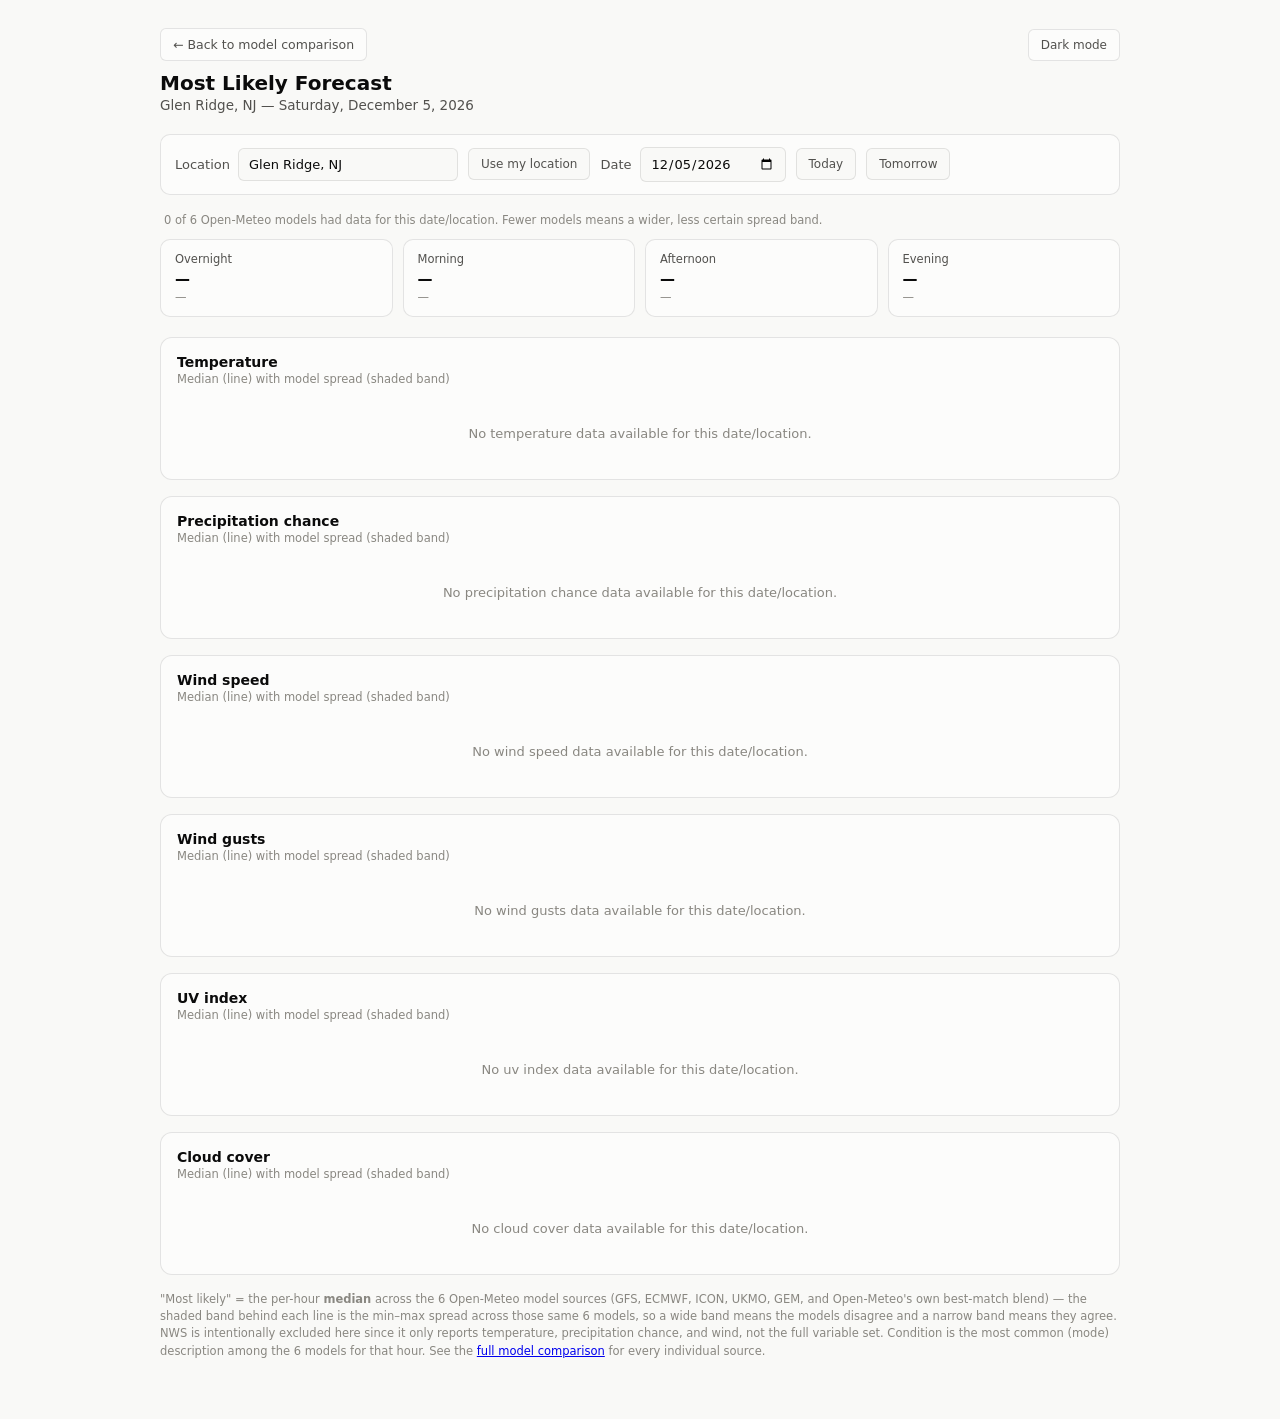
<file: index.html>
<!doctype html>
<html lang="en">
<head>
<meta charset="utf-8">
<meta name="viewport" content="width=device-width, initial-scale=1">
<title>Most Likely Forecast</title>
<link rel="icon" href="favicon.svg" type="image/svg+xml">
<link rel="icon" href="favicon.ico" sizes="any">
<link rel="apple-touch-icon" href="apple-touch-icon.png">
<link rel="stylesheet" href="style.css">
</head>
<body>
<div class="viz-root" id="vizRoot">
  <div class="top-links">
    <a class="link-btn" id="backLink" href="models.html">← Back to model comparison</a>
    <button class="theme-toggle" id="themeToggle">Dark mode</button>
  </div>
  <h1>Most Likely Forecast</h1>
  <p class="subtitle" id="subtitle">Loading…</p>

  <div class="controls">
    <div class="location-wrap">
      <label>Location <input type="text" id="locationInput" placeholder="Search city…" autocomplete="off"></label>
      <div class="location-results" id="locationResults"></div>
    </div>
    <button class="quick-btn" id="useMyLocationBtn">Use my location</button>
    <label>Date <input type="date" id="dateInput"></label>
    <button class="quick-btn" id="todayBtn">Today</button>
    <button class="quick-btn" id="tomorrowBtn">Tomorrow</button>
    <span class="status-msg" id="statusMsg"></span>
  </div>

  <p class="legend-note" id="agreementNote"></p>

  <div class="period-grid" id="periodGrid"></div>

  <div id="chartsContainer"></div>

  <p class="foot-note">
    "Most likely" = the per-hour <strong>median</strong> across the 6 Open-Meteo model sources (GFS, ECMWF, ICON,
    UKMO, GEM, and Open-Meteo's own best-match blend) — the shaded band behind each line is the min–max spread
    across those same 6 models, so a wide band means the models disagree and a narrow band means they agree. NWS
    is intentionally excluded here since it only reports temperature, precipitation chance, and wind, not the full
    variable set. Condition is the most common (mode) description among the 6 models for that hour. See the
    <a id="compareLink" href="models.html">full model comparison</a> for every individual source.
  </p>

  <div class="tooltip" id="tooltip"></div>
</div>

<script src="weather-core.js"></script>
<script>
var WC = WeatherCore;
var root = document.getElementById('vizRoot');
function seqColor(step) { return getComputedStyle(root).getPropertyValue('--seq-' + step).trim(); }

var state = { lat: null, lon: null, name: null, date: null };
var CONSENSUS = null;

// ---------- build chart cards ----------
var chartsContainer = document.getElementById('chartsContainer');
WC.FIELDS.forEach(function (f) {
  var card = document.createElement('div');
  card.className = 'card';
  card.innerHTML =
    '<h2>' + f.label + '</h2>' +
    '<p class="card-sub" id="sub-' + f.key + '">Median (line) with model spread (shaded band)</p>' +
    '<svg id="chart-' + f.key + '" viewBox="0 0 920 260" preserveAspectRatio="xMidYMid meet"></svg>';
  chartsContainer.appendChild(card);
});

var NS = 'http://www.w3.org/2000/svg';
function el(tag, attrs) {
  var e = document.createElementNS(NS, tag);
  for (var k in attrs) e.setAttribute(k, attrs[k]);
  return e;
}
function niceMax(v, step) { return Math.ceil(v / step) * step; }
function niceMin(v, step) { return Math.floor(v / step) * step; }

function buildBandChart(svgEl, series, field) {
  svgEl.innerHTML = '';
  var known = series.median.filter(function (v) { return v !== null; });
  if (!known.length) return null;

  var W = Math.max(280, Math.round(svgEl.getBoundingClientRect().width)) || 920;
  var H = Math.max(160, Math.min(300, Math.round(W * 260 / 920)));
  var M = { top: 10, right: 14, bottom: 26, left: 38 };
  var plotW = W - M.left - M.right;
  var plotH = H - M.top - M.bottom;

  var allVals = series.median.concat(series.min, series.max).filter(function (v) { return v !== null; });
  var yMin = field.yMin !== undefined ? field.yMin : niceMin(Math.min.apply(null, allVals), field.step);
  var yMax = field.yMax !== undefined ? field.yMax : niceMax(Math.max.apply(null, allVals), field.step);
  if (yMax - yMin < field.step * 2) yMax = yMin + field.step * 4;

  var xScale = function (i) { return M.left + (i / (WC.HOURS.length - 1)) * plotW; };
  var yScale = function (v) { return M.top + plotH - ((v - yMin) / (yMax - yMin)) * plotH; };

  svgEl.setAttribute('viewBox', '0 0 ' + W + ' ' + H);

  var ticks = [];
  for (var t = yMin; t <= yMax + 0.001; t += field.step) ticks.push(t);
  ticks.forEach(function (t) {
    var y = yScale(t);
    svgEl.appendChild(el('line', { class: 'gridline', x1: M.left, x2: W - M.right, y1: y, y2: y }));
    var lbl = el('text', { class: 'axis-label', x: M.left - 8, y: y + 3, 'text-anchor': 'end' });
    lbl.textContent = Math.round(t) + (field.unit === '%' ? '%' : field.unit === '°F' ? '°' : '');
    svgEl.appendChild(lbl);
  });
  WC.HOURS.forEach(function (h, i) {
    if (i % 3 !== 0) return;
    var lbl = el('text', { class: 'axis-label', x: xScale(i), y: H - M.bottom + 16, 'text-anchor': 'middle' });
    lbl.textContent = h;
    svgEl.appendChild(lbl);
  });
  svgEl.appendChild(el('line', { class: 'axis-line', x1: M.left, x2: W - M.right, y1: H - M.bottom, y2: H - M.bottom }));

  // band (min..max) as a filled area, drawn as top edge forward + bottom edge backward
  var top = '', bottom = '';
  var any = false;
  series.max.forEach(function (v, i) {
    if (v === null) return;
    top += (any ? 'L' : 'M') + xScale(i).toFixed(1) + ',' + yScale(v).toFixed(1) + ' ';
    any = true;
  });
  var bottomPts = [];
  series.min.forEach(function (v, i) { if (v !== null) bottomPts.push([xScale(i), yScale(v)]); });
  bottomPts.reverse().forEach(function (p) { bottom += 'L' + p[0].toFixed(1) + ',' + p[1].toFixed(1) + ' '; });
  if (any) {
    svgEl.appendChild(el('path', { class: 'band-fill', d: (top + bottom + 'Z').trim(), fill: seqColor(300) }));
  }

  // median line
  var d = '', drawing = false;
  series.median.forEach(function (v, i) {
    if (v === null) { drawing = false; return; }
    var x = xScale(i), y = yScale(v);
    d += (drawing ? 'L' : 'M') + x.toFixed(1) + ',' + y.toFixed(1) + ' ';
    drawing = true;
  });
  svgEl.appendChild(el('path', { class: 'series-line', d: d.trim(), stroke: seqColor(500) }));
  for (var i = series.median.length - 1; i >= 0; i--) {
    if (series.median[i] !== null) {
      svgEl.appendChild(el('circle', { class: 'end-dot', cx: xScale(i), cy: yScale(series.median[i]), r: 4, fill: seqColor(500) }));
      break;
    }
  }

  return { xScale: xScale, yScale: yScale, M: M, plotW: plotW, plotH: plotH, W: W, H: H };
}

var tooltip = document.getElementById('tooltip');
var activeHide = null;
document.addEventListener('pointerdown', function (e) {
  if (activeHide && !e.target.closest('.hit-layer')) { activeHide(); activeHide = null; }
}, true);
function attachHover(svgEl, geom, field) {
  if (!geom) return;
  var hit = el('rect', { class: 'hit-layer', x: geom.M.left, y: geom.M.top, width: geom.plotW, height: geom.plotH });
  svgEl.appendChild(hit);
  var cross = el('line', { class: 'crosshair', x1: 0, x2: 0, y1: geom.M.top, y2: geom.H - geom.M.bottom, visibility: 'hidden' });
  svgEl.appendChild(cross);

  function onMove(evt) {
    var rect = svgEl.getBoundingClientRect();
    var scaleX = geom.W / rect.width;
    var localX = (evt.clientX - rect.left) * scaleX;
    var idx = Math.round(((localX - geom.M.left) / geom.plotW) * (WC.HOURS.length - 1));
    idx = Math.max(0, Math.min(WC.HOURS.length - 1, idx));
    cross.setAttribute('x1', geom.xScale(idx)); cross.setAttribute('x2', geom.xScale(idx));
    cross.setAttribute('visibility', 'visible');

    var med = CONSENSUS[field.key].median[idx];
    var mn = CONSENSUS[field.key].min[idx];
    var mx = CONSENSUS[field.key].max[idx];
    tooltip.innerHTML = '';
    var hourEl = document.createElement('div'); hourEl.className = 't-hour'; hourEl.textContent = WC.HOURS[idx];
    tooltip.appendChild(hourEl);
    var row = document.createElement('div'); row.className = 'tooltip-row';
    var key = document.createElement('span'); key.className = 'tooltip-key'; key.style.background = seqColor(500);
    var name = document.createElement('span'); name.className = 'tooltip-name'; name.textContent = 'Median';
    var val = document.createElement('span'); val.className = 'tooltip-val';
    val.textContent = (med === null ? '—' : med) + (field.unit || '') + (mn !== null && mx !== null ? '  (range ' + mn + '–' + mx + ')' : '');
    row.append(key, name, val);
    tooltip.appendChild(row);
    if (field.key === 'temp' && CONSENSUS.cond[idx]) {
      var row2 = document.createElement('div'); row2.className = 'tooltip-row';
      var name2 = document.createElement('span'); name2.className = 'tooltip-name'; name2.textContent = 'Most common condition';
      var val2 = document.createElement('span'); val2.className = 'tooltip-val'; val2.textContent = CONSENSUS.cond[idx];
      row2.append(document.createElement('span'), name2, val2);
      tooltip.appendChild(row2);
    }

    tooltip.classList.add('show');
    positionTooltip(evt);
    activeHide = onLeave;
  }
  function onLeave() { cross.setAttribute('visibility', 'hidden'); tooltip.classList.remove('show'); }
  hit.addEventListener('pointermove', onMove);
  hit.addEventListener('pointerdown', onMove);
  hit.addEventListener('pointerleave', onLeave);
}

function positionTooltip(evt) {
  var rootRect = root.getBoundingClientRect();
  var left = evt.clientX - rootRect.left + 16;
  var top = evt.clientY - rootRect.top - 10;
  var maxLeft = rootRect.width - tooltip.offsetWidth - 8;
  tooltip.style.left = Math.max(4, Math.min(left, maxLeft)) + 'px';
  tooltip.style.top = Math.max(4, top) + 'px';
}

// ---------- period summary tiles (night / morning / afternoon / evening) ----------
var PERIODS = [
  { name: 'Overnight', range: [0, 5] },
  { name: 'Morning', range: [6, 11] },
  { name: 'Afternoon', range: [12, 17] },
  { name: 'Evening', range: [18, 23] }
];
function buildPeriodTiles() {
  var grid = document.getElementById('periodGrid');
  grid.innerHTML = '';
  PERIODS.forEach(function (p) {
    var idxs = [];
    for (var i = p.range[0]; i <= p.range[1]; i++) idxs.push(i);
    var temps = idxs.map(function (i) { return CONSENSUS.temp.median[i]; }).filter(function (v) { return v !== null; });
    var conds = idxs.map(function (i) { return CONSENSUS.cond[i]; }).filter(Boolean);
    var precips = idxs.map(function (i) { return CONSENSUS.precip.median[i]; }).filter(function (v) { return v !== null; });

    var tile = document.createElement('div'); tile.className = 'period-tile';
    var nameEl = document.createElement('div'); nameEl.className = 'period-name'; nameEl.textContent = p.name;
    var condEl = document.createElement('div'); condEl.className = 'period-cond';
    condEl.textContent = conds.length ? WC.mode(conds) : '—';
    var detailEl = document.createElement('div'); detailEl.className = 'period-detail';
    var lo = temps.length ? Math.min.apply(null, temps) : null;
    var hi = temps.length ? Math.max.apply(null, temps) : null;
    var maxPrecip = precips.length ? Math.max.apply(null, precips) : null;
    detailEl.textContent = (lo !== null ? lo + '–' + hi + '°F' : '—') + (maxPrecip !== null ? ' · up to ' + Math.round(maxPrecip) + '% rain' : '');
    tile.append(nameEl, condEl, detailEl);
    grid.appendChild(tile);
  });
}

function renderAll() {
  var availCount = WC.CONSENSUS_KEYS.filter(function (k) { return WC.hasAny(DATA_CACHE[k].temp); }).length;
  document.getElementById('subtitle').textContent = state.name + ' — ' + WC.friendlyDate(state.date);
  document.getElementById('agreementNote').textContent =
    availCount + ' of 6 Open-Meteo models had data for this date/location.' +
    (availCount < 6 ? ' Fewer models means a wider, less certain spread band.' : '');

  buildPeriodTiles();

  WC.FIELDS.forEach(function (f) {
    var svgEl = document.getElementById('chart-' + f.key);
    var parent = svgEl.parentElement;
    var existing = parent.querySelector('[data-no-data-msg]'); if (existing) existing.remove();
    svgEl.style.display = '';
    var geom = buildBandChart(svgEl, CONSENSUS[f.key], f);
    if (!geom) {
      svgEl.style.display = 'none';
      var div = document.createElement('div'); div.className = 'no-data-msg';
      div.textContent = 'No ' + f.label.toLowerCase() + ' data available for this date/location.';
      div.dataset.noDataMsg = 'true';
      parent.appendChild(div);
    } else {
      attachHover(svgEl, geom, f);
    }
  });
}

var DATA_CACHE = {};
var loadSeq = 0;
async function loadAndRender() {
  var mySeq = ++loadSeq;
  document.getElementById('subtitle').textContent = 'Loading forecast for ' + state.name + '…';
  try {
    var data = await WC.loadData(state.lat, state.lon, state.date);
    if (mySeq !== loadSeq) return;
    DATA_CACHE = data;
    CONSENSUS = WC.computeConsensus(data);
    renderAll();
  } catch (e) {
    if (mySeq !== loadSeq) return;
    console.error(e);
    document.getElementById('subtitle').textContent = 'Failed to load forecast data.';
  }
}

// ---------- theme (shared with index.html via localStorage) ----------
var themeBtn = document.getElementById('themeToggle');
themeBtn.addEventListener('click', function () {
  var current = document.documentElement.getAttribute('data-theme');
  var next = current === 'dark' ? 'light' : 'dark';
  document.documentElement.setAttribute('data-theme', next);
  try { localStorage.setItem('wx:theme', next); } catch (e) {}
  themeBtn.textContent = next === 'dark' ? 'Light mode' : 'Dark mode';
  if (CONSENSUS) renderAll();
});
(function initTheme() {
  var saved = null;
  try { saved = localStorage.getItem('wx:theme'); } catch (e) {}
  if (saved) {
    document.documentElement.setAttribute('data-theme', saved);
    themeBtn.textContent = saved === 'dark' ? 'Light mode' : 'Dark mode';
  }
})();

// ---------- location + date controls (shared with models.html) ----------
var backLink = document.getElementById('backLink');
var compareLink = document.getElementById('compareLink');
WC.initLocationDateControls({
  locationInput: document.getElementById('locationInput'),
  locationResults: document.getElementById('locationResults'),
  useMyLocationBtn: document.getElementById('useMyLocationBtn'),
  dateInput: document.getElementById('dateInput'),
  todayBtn: document.getElementById('todayBtn'),
  tomorrowBtn: document.getElementById('tomorrowBtn'),
  statusMsg: document.getElementById('statusMsg'),
  defaultDate: WC.toDateStr(new Date()),
  onChange: function (s) {
    state.lat = s.lat; state.lon = s.lon; state.name = s.name; state.date = s.date;
    var backUrl = 'models.html?lat=' + s.lat.toFixed(4) + '&lon=' + s.lon.toFixed(4) +
      '&name=' + encodeURIComponent(s.name) + '&date=' + s.date;
    backLink.href = backUrl;
    compareLink.href = backUrl;
    loadAndRender();
  }
});

// ---------- keep charts sized to their actual container width (resize/rotation) ----------
var resizeTimer = null;
window.addEventListener('resize', function () {
  clearTimeout(resizeTimer);
  resizeTimer = setTimeout(function () { if (CONSENSUS) renderAll(); }, 150);
});
</script>
</body>
</html>
</file>
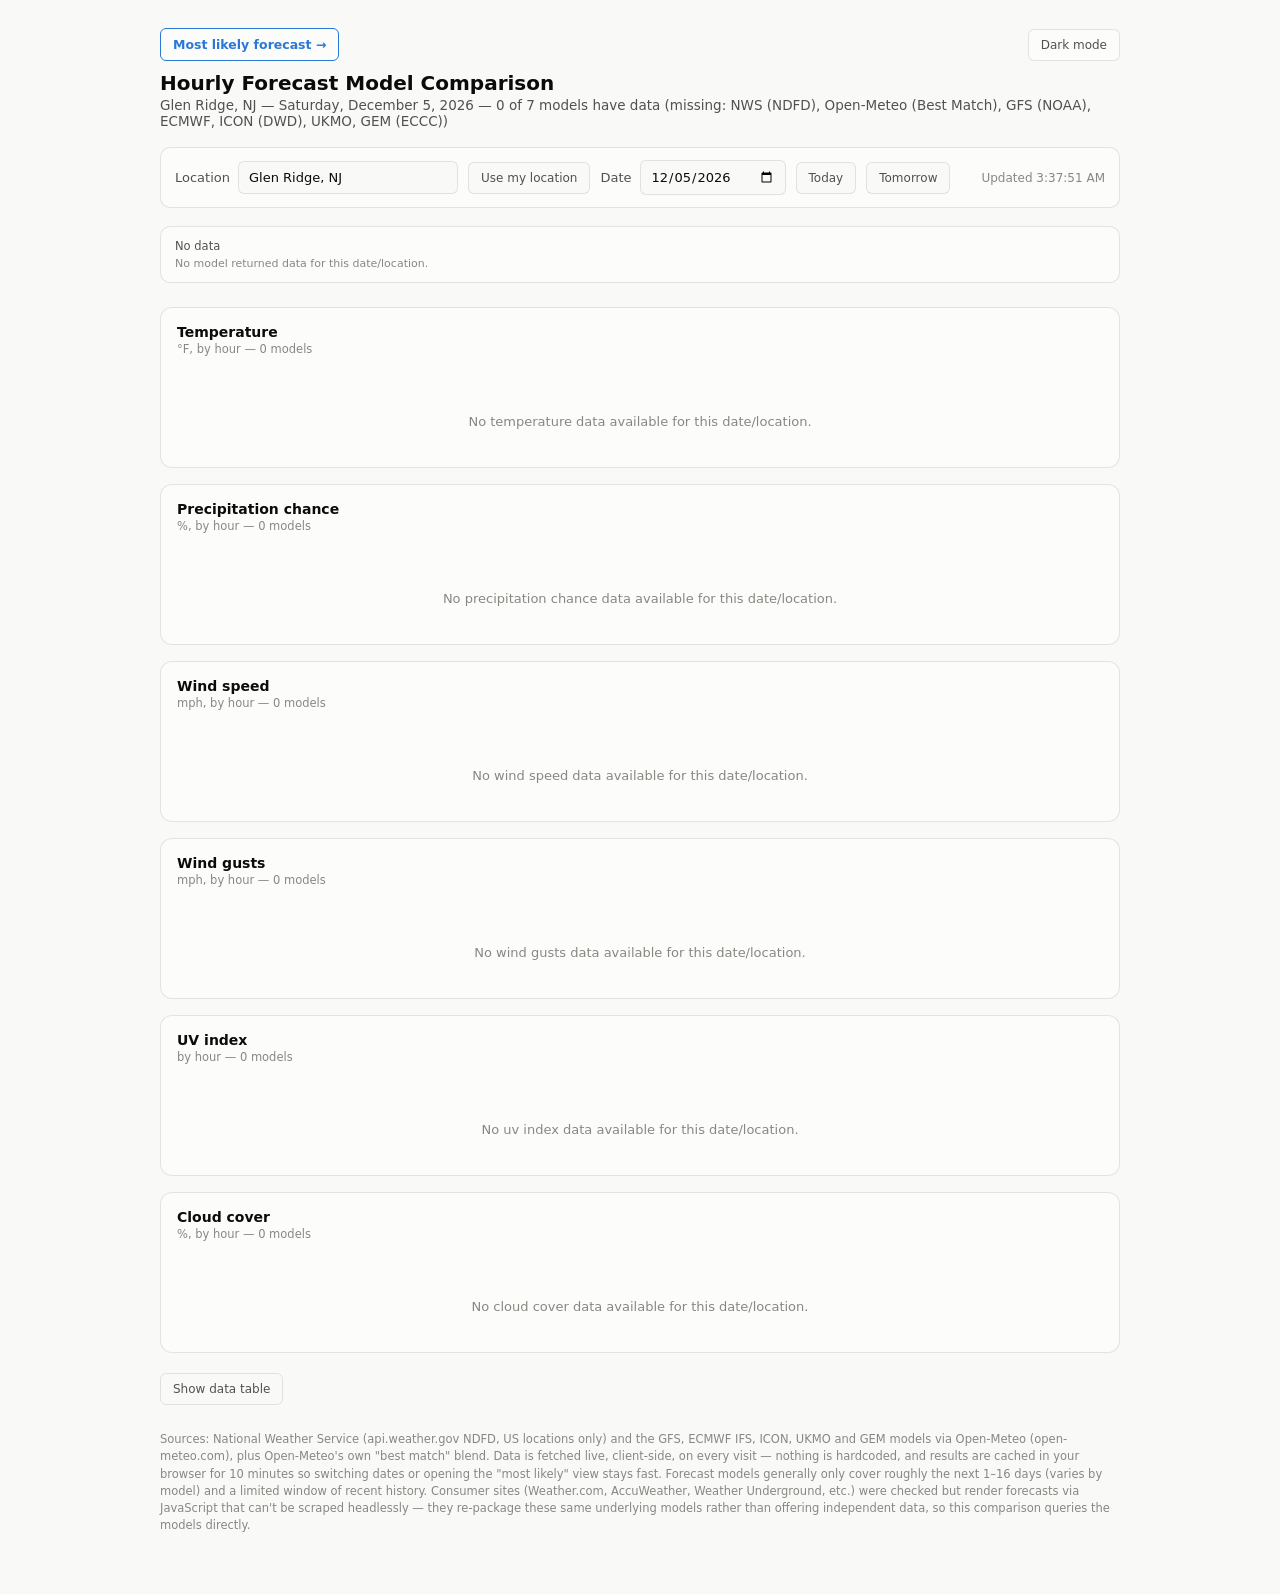
<file: models.html>
<!doctype html>
<html lang="en">
<head>
<meta charset="utf-8">
<meta name="viewport" content="width=device-width, initial-scale=1">
<title>Weather Model Comparison</title>
<link rel="icon" href="favicon.svg" type="image/svg+xml">
<link rel="icon" href="favicon.ico" sizes="any">
<link rel="apple-touch-icon" href="apple-touch-icon.png">
<link rel="stylesheet" href="style.css">
</head>
<body>
<div class="viz-root" id="vizRoot">
  <div class="top-links">
    <a class="link-btn primary" id="mostLikelyLink" href="index.html">Most likely forecast →</a>
    <button class="theme-toggle" id="themeToggle">Dark mode</button>
  </div>
  <h1>Hourly Forecast Model Comparison</h1>
  <p class="subtitle" id="subtitle">Loading…</p>

  <div class="controls">
    <div class="location-wrap">
      <label>Location <input type="text" id="locationInput" placeholder="Search city…" autocomplete="off"></label>
      <div class="location-results" id="locationResults"></div>
    </div>
    <button class="quick-btn" id="useMyLocationBtn">Use my location</button>
    <label>Date <input type="date" id="dateInput"></label>
    <button class="quick-btn" id="todayBtn">Today</button>
    <button class="quick-btn" id="tomorrowBtn">Tomorrow</button>
    <span class="status-msg" id="statusMsg"></span>
  </div>

  <div class="stat-row" id="statRow"></div>

  <div id="chartsContainer"></div>

  <button class="toggle-table-btn" id="toggleTable">Show data table</button>
  <div class="table-wrap" id="tableWrap"></div>

  <p class="foot-note">
    Sources: National Weather Service (api.weather.gov NDFD, US locations only) and the GFS, ECMWF IFS, ICON, UKMO
    and GEM models via Open-Meteo (open-meteo.com), plus Open-Meteo's own "best match" blend. Data is fetched live,
    client-side, on every visit — nothing is hardcoded, and results are cached in your browser for 10 minutes so
    switching dates or opening the "most likely" view stays fast. Forecast models generally only cover roughly the
    next 1–16 days (varies by model) and a limited window of recent history. Consumer sites (Weather.com,
    AccuWeather, Weather Underground, etc.) were checked but render forecasts via JavaScript that can't be scraped
    headlessly — they re-package these same underlying models rather than offering independent data, so this
    comparison queries the models directly.
  </p>

  <div class="tooltip" id="tooltip"></div>
</div>

<script src="weather-core.js"></script>
<script>
var WC = WeatherCore;
var root = document.getElementById('vizRoot');
function colorFor(slot) { return getComputedStyle(root).getPropertyValue('--series-' + slot).trim(); }

var state = { lat: null, lon: null, name: null, date: null };
var DATA = {};

// ---------- build the 6 field chart cards once ----------
var chartsContainer = document.getElementById('chartsContainer');
WC.FIELDS.forEach(function (f) {
  var card = document.createElement('div');
  card.className = 'card';
  card.innerHTML =
    '<h2>' + f.label + '</h2>' +
    '<p class="card-sub" id="sub-' + f.key + '"></p>' +
    '<div class="legend" id="legend-' + f.key + '"></div>' +
    '<svg id="chart-' + f.key + '" viewBox="0 0 920 260" preserveAspectRatio="xMidYMid meet"></svg>';
  chartsContainer.appendChild(card);
});

// ---------- legend ----------
function buildLegend(el, sources) {
  el.innerHTML = '';
  sources.forEach(function (s) {
    var item = document.createElement('div'); item.className = 'legend-item';
    var key = document.createElement('span'); key.className = 'legend-key';
    key.style.background = colorFor(s.slot);
    var label = document.createElement('span'); label.textContent = s.name;
    item.append(key, label);
    el.appendChild(item);
  });
}

// ---------- chart builder ----------
var NS = 'http://www.w3.org/2000/svg';
function el(tag, attrs) {
  var e = document.createElementNS(NS, tag);
  for (var k in attrs) e.setAttribute(k, attrs[k]);
  return e;
}
function niceMax(v, step) { return Math.ceil(v / step) * step; }
function niceMin(v, step) { return Math.floor(v / step) * step; }

function buildChart(svgEl, sources, field) {
  svgEl.innerHTML = '';
  var allVals = [];
  sources.forEach(function (s) { DATA[s.key][field.key].forEach(function (v) { if (v !== null && v !== undefined) allVals.push(v); }); });
  if (!allVals.length) return null;

  var W = Math.max(280, Math.round(svgEl.getBoundingClientRect().width)) || 920;
  var H = Math.max(160, Math.min(300, Math.round(W * 260 / 920)));
  var M = { top: 10, right: 14, bottom: 26, left: 38 };
  var plotW = W - M.left - M.right;
  var plotH = H - M.top - M.bottom;

  var yMin = field.yMin !== undefined ? field.yMin : niceMin(Math.min.apply(null, allVals), field.step);
  var yMax = field.yMax !== undefined ? field.yMax : niceMax(Math.max.apply(null, allVals), field.step);
  if (yMax - yMin < field.step * 2) yMax = yMin + field.step * 4;

  var xScale = function (i) { return M.left + (i / (WC.HOURS.length - 1)) * plotW; };
  var yScale = function (v) { return M.top + plotH - ((v - yMin) / (yMax - yMin)) * plotH; };

  svgEl.setAttribute('viewBox', '0 0 ' + W + ' ' + H);

  var ticks = [];
  for (var t = yMin; t <= yMax + 0.001; t += field.step) ticks.push(t);
  ticks.forEach(function (t) {
    var y = yScale(t);
    svgEl.appendChild(el('line', { class: 'gridline', x1: M.left, x2: W - M.right, y1: y, y2: y }));
    var lbl = el('text', { class: 'axis-label', x: M.left - 8, y: y + 3, 'text-anchor': 'end' });
    lbl.textContent = Math.round(t) + (field.unit === '%' ? '%' : field.unit === '°F' ? '°' : '');
    svgEl.appendChild(lbl);
  });

  WC.HOURS.forEach(function (h, i) {
    if (i % 3 !== 0) return;
    var x = xScale(i);
    var lbl = el('text', { class: 'axis-label', x: x, y: H - M.bottom + 16, 'text-anchor': 'middle' });
    lbl.textContent = h;
    svgEl.appendChild(lbl);
  });
  svgEl.appendChild(el('line', { class: 'axis-line', x1: M.left, x2: W - M.right, y1: H - M.bottom, y2: H - M.bottom }));

  sources.forEach(function (s) {
    var vals = DATA[s.key][field.key];
    if (!WC.hasAny(vals)) return;
    var d = '', drawing = false;
    vals.forEach(function (v, i) {
      if (v === null || v === undefined) { drawing = false; return; }
      var x = xScale(i), y = yScale(v);
      d += (drawing ? 'L' : 'M') + x.toFixed(1) + ',' + y.toFixed(1) + ' ';
      drawing = true;
    });
    svgEl.appendChild(el('path', { class: 'series-line', d: d.trim(), stroke: colorFor(s.slot) }));
    for (var i = vals.length - 1; i >= 0; i--) {
      if (vals[i] !== null && vals[i] !== undefined) {
        svgEl.appendChild(el('circle', { class: 'end-dot', cx: xScale(i), cy: yScale(vals[i]), r: 4, fill: colorFor(s.slot) }));
        break;
      }
    }
  });

  return { xScale: xScale, yScale: yScale, M: M, plotW: plotW, plotH: plotH, W: W, H: H };
}

// ---------- crosshair + tooltip ----------
var tooltip = document.getElementById('tooltip');
var activeHide = null;
document.addEventListener('pointerdown', function (e) {
  if (activeHide && !e.target.closest('.hit-layer')) { activeHide(); activeHide = null; }
}, true);
function attachHover(svgEl, geom, sources) {
  if (!geom) return;
  var hit = el('rect', { class: 'hit-layer', x: geom.M.left, y: geom.M.top, width: geom.plotW, height: geom.plotH });
  svgEl.appendChild(hit);
  var cross = el('line', { class: 'crosshair', x1: 0, x2: 0, y1: geom.M.top, y2: geom.H - geom.M.bottom, visibility: 'hidden' });
  svgEl.appendChild(cross);

  function onMove(evt) {
    var rect = svgEl.getBoundingClientRect();
    var scaleX = geom.W / rect.width;
    var localX = (evt.clientX - rect.left) * scaleX;
    var idx = Math.round(((localX - geom.M.left) / geom.plotW) * (WC.HOURS.length - 1));
    idx = Math.max(0, Math.min(WC.HOURS.length - 1, idx));
    var x = geom.xScale(idx);
    cross.setAttribute('x1', x); cross.setAttribute('x2', x);
    cross.setAttribute('visibility', 'visible');

    tooltip.innerHTML = '';
    var hourEl = document.createElement('div'); hourEl.className = 't-hour'; hourEl.textContent = WC.HOURS[idx];
    tooltip.appendChild(hourEl);
    sources.forEach(function (s) {
      var t = DATA[s.key].temp[idx];
      var w = DATA[s.key].wind[idx];
      var p = DATA[s.key].precip[idx];
      if (t === null && w === null && p === null) return;
      var row = document.createElement('div'); row.className = 'tooltip-row';
      var key = document.createElement('span'); key.className = 'tooltip-key'; key.style.background = colorFor(s.slot);
      var name = document.createElement('span'); name.className = 'tooltip-name'; name.textContent = s.name;
      var c = DATA[s.key].cond[idx];
      var val = document.createElement('span'); val.className = 'tooltip-val';
      var parts = [];
      if (t !== null && t !== undefined) parts.push(t + '°F');
      if (p !== null && p !== undefined) parts.push(p + '%');
      if (w !== null && w !== undefined) parts.push(w + 'mph');
      if (c) parts.push(c);
      val.textContent = parts.join(' · ') || '—';
      row.append(key, name, val);
      tooltip.appendChild(row);
    });

    tooltip.classList.add('show');
    positionTooltip(evt);
    activeHide = onLeave;
  }
  function onLeave() { cross.setAttribute('visibility', 'hidden'); tooltip.classList.remove('show'); }
  hit.addEventListener('pointermove', onMove);
  hit.addEventListener('pointerdown', onMove);
  hit.addEventListener('pointerleave', onLeave);
}

function positionTooltip(evt) {
  var rootRect = root.getBoundingClientRect();
  var left = evt.clientX - rootRect.left + 16;
  var top = evt.clientY - rootRect.top - 10;
  var maxLeft = rootRect.width - tooltip.offsetWidth - 8;
  tooltip.style.left = Math.max(4, Math.min(left, maxLeft)) + 'px';
  tooltip.style.top = Math.max(4, top) + 'px';
}

// ---------- stats ----------
function buildStats(availTemp, availPrecip, availWind, availGust, availUv) {
  var row = document.getElementById('statRow');
  row.innerHTML = '';
  if (!availTemp.length) {
    row.innerHTML = '<div class="stat-tile"><div class="stat-label">No data</div><div class="stat-note">No model returned data for this date/location.</div></div>';
    return;
  }
  var tiles = [];

  var highs = availTemp.map(function (s) { return Math.max.apply(null, DATA[s.key].temp.filter(function (v) { return v !== null; })); });
  var lows = availTemp.map(function (s) { return Math.min.apply(null, DATA[s.key].temp.filter(function (v) { return v !== null; })); });
  var avgHigh = Math.round(highs.reduce(function (a, b) { return a + b; }, 0) / highs.length);
  var avgLow = Math.round(lows.reduce(function (a, b) { return a + b; }, 0) / lows.length);
  tiles.push({ label: 'Consensus high', value: avgHigh + '°F', note: 'range: ' + Math.min.apply(null, highs) + '–' + Math.max.apply(null, highs) + '°F (' + availTemp.length + ' models)' });
  tiles.push({ label: 'Consensus low', value: avgLow + '°F', note: 'overnight low, all models' });

  if (availPrecip.length) {
    var peaks = availPrecip.map(function (s) { return Math.max.apply(null, DATA[s.key].precip.filter(function (v) { return v !== null; })); });
    var avgPeak = Math.round(peaks.reduce(function (a, b) { return a + b; }, 0) / peaks.length);
    tiles.push({ label: 'Peak rain chance', value: avgPeak + '%', note: 'avg of per-model peaks (' + availPrecip.length + ' models)' });
  } else {
    tiles.push({ label: 'Peak rain chance', value: '—', note: 'no model returned precip data' });
  }

  if (availGust.length) {
    var gustPeaks = availGust.map(function (s) { return Math.max.apply(null, DATA[s.key].gust.filter(function (v) { return v !== null; })); });
    var avgGustPeak = Math.round(gustPeaks.reduce(function (a, b) { return a + b; }, 0) / gustPeaks.length);
    tiles.push({ label: 'Peak wind gust', value: avgGustPeak + ' mph', note: 'avg of per-model peaks (' + availGust.length + ' models)' });
  } else if (availWind.length) {
    var windPeaks = availWind.map(function (s) { return Math.max.apply(null, DATA[s.key].wind.filter(function (v) { return v !== null; })); });
    var avgWindPeak = Math.round(windPeaks.reduce(function (a, b) { return a + b; }, 0) / windPeaks.length);
    tiles.push({ label: 'Peak wind speed', value: avgWindPeak + ' mph', note: 'avg of per-model peaks (' + availWind.length + ' models)' });
  } else {
    tiles.push({ label: 'Peak wind', value: '—', note: 'no model returned wind data' });
  }

  if (availUv.length) {
    var uvPeaks = availUv.map(function (s) { return Math.max.apply(null, DATA[s.key].uv.filter(function (v) { return v !== null; })); });
    var avgUvPeak = Math.round((uvPeaks.reduce(function (a, b) { return a + b; }, 0) / uvPeaks.length) * 10) / 10;
    tiles.push({ label: 'Peak UV index', value: avgUvPeak, note: 'avg of per-model peaks (' + availUv.length + ' models)' });
  } else {
    tiles.push({ label: 'Peak UV index', value: '—', note: 'no model returned UV data' });
  }

  tiles.forEach(function (t) {
    var div = document.createElement('div'); div.className = 'stat-tile';
    var l = document.createElement('div'); l.className = 'stat-label'; l.textContent = t.label;
    var v = document.createElement('div'); v.className = 'stat-value'; v.textContent = t.value;
    var n = document.createElement('div'); n.className = 'stat-note'; n.textContent = t.note;
    div.append(l, v, n);
    row.appendChild(div);
  });
}

// ---------- table ----------
function buildTable(sources) {
  var wrap = document.getElementById('tableWrap');
  wrap.innerHTML = '';
  var table = document.createElement('table');
  var thead = document.createElement('thead');
  var hr = document.createElement('tr');
  hr.appendChild(document.createElement('th'));
  sources.forEach(function (s) {
    var th = document.createElement('th'); th.colSpan = WC.FIELDS.length + 1; th.textContent = s.name;
    hr.appendChild(th);
  });
  thead.appendChild(hr);
  var hr2 = document.createElement('tr');
  var thHour = document.createElement('th'); thHour.textContent = 'Hour'; hr2.appendChild(thHour);
  sources.forEach(function () {
    WC.FIELDS.concat([{ shortLabel: 'Cond' }]).forEach(function (f) {
      var th = document.createElement('th'); th.textContent = f.shortLabel; th.style.fontWeight = '400'; th.style.fontSize = '10.5px';
      hr2.appendChild(th);
    });
  });
  thead.appendChild(hr2);
  table.appendChild(thead);

  var tbody = document.createElement('tbody');
  WC.HOURS.forEach(function (h, i) {
    var row = document.createElement('tr');
    var tdH = document.createElement('td'); tdH.textContent = h; row.appendChild(tdH);
    sources.forEach(function (s) {
      WC.FIELDS.forEach(function (f) {
        var v = DATA[s.key][f.key][i];
        var td = document.createElement('td'); td.textContent = (v === null || v === undefined) ? '—' : v;
        row.appendChild(td);
      });
      var td3 = document.createElement('td'); td3.textContent = DATA[s.key].cond[i] || '—'; td3.style.textAlign = 'left';
      row.appendChild(td3);
    });
    tbody.appendChild(row);
  });
  table.appendChild(tbody);
  wrap.appendChild(table);
}

function showNoDataMsg(parent, svgEl, msg) {
  svgEl.style.display = 'none';
  var div = document.createElement('div'); div.className = 'no-data-msg'; div.textContent = msg; div.dataset.noDataMsg = 'true';
  parent.appendChild(div);
}
function removeNoDataMsg(parent) {
  var existing = parent.querySelector('[data-no-data-msg]'); if (existing) existing.remove();
  var svgEl = parent.querySelector('svg'); if (svgEl) svgEl.style.display = '';
}

// ---------- render pipeline ----------
function renderAll() {
  var availByField = {};
  WC.FIELDS.forEach(function (f) { availByField[f.key] = WC.SOURCES.filter(function (s) { return WC.hasAny(DATA[s.key][f.key]); }); });
  var availTemp = availByField.temp;
  var unavailable = WC.SOURCES.filter(function (s) { return !WC.hasAny(DATA[s.key].temp); }).map(function (s) { return s.name; });

  document.getElementById('subtitle').textContent =
    state.name + ' — ' + WC.friendlyDate(state.date) + ' — ' + availTemp.length + ' of 7 models have data' +
    (unavailable.length ? ' (missing: ' + unavailable.join(', ') + ')' : '');

  buildStats(availTemp, availByField.precip, availByField.wind, availByField.gust, availByField.uv);

  WC.FIELDS.forEach(function (f) {
    var avail = availByField[f.key];
    document.getElementById('sub-' + f.key).textContent =
      (f.unit ? f.unit + ', ' : '') + 'by hour — ' + avail.length + ' model' + (avail.length === 1 ? '' : 's');
    buildLegend(document.getElementById('legend-' + f.key), avail);

    var svgEl = document.getElementById('chart-' + f.key);
    var parent = svgEl.parentElement;
    removeNoDataMsg(parent);
    var geom = buildChart(svgEl, avail, f);
    if (!geom) showNoDataMsg(parent, svgEl, 'No ' + f.label.toLowerCase() + ' data available for this date/location.');
    else attachHover(svgEl, geom, avail);
  });

  buildTable(availTemp);
}

// ---------- load orchestration ----------
var loadSeq = 0;
async function loadAndRender() {
  var mySeq = ++loadSeq;
  var status = document.getElementById('statusMsg');
  status.textContent = 'Loading forecast…';
  status.className = 'status-msg loading';
  try {
    var data = await WC.loadData(state.lat, state.lon, state.date);
    if (mySeq !== loadSeq) return;
    DATA = data;
    renderAll();
    status.textContent = 'Updated ' + new Date().toLocaleTimeString();
    status.className = 'status-msg';
  } catch (e) {
    if (mySeq !== loadSeq) return;
    console.error(e);
    status.textContent = 'Failed to load forecast data.';
    status.className = 'status-msg error';
  }
}

document.getElementById('toggleTable').addEventListener('click', function () {
  var wrap = document.getElementById('tableWrap');
  wrap.classList.toggle('show');
  this.textContent = wrap.classList.contains('show') ? 'Hide data table' : 'Show data table';
});

// ---------- theme toggle (repaints the whole page via :root, see style.css) ----------
var themeBtn = document.getElementById('themeToggle');
themeBtn.addEventListener('click', function () {
  var current = document.documentElement.getAttribute('data-theme');
  var next = current === 'dark' ? 'light' : 'dark';
  document.documentElement.setAttribute('data-theme', next);
  try { localStorage.setItem('wx:theme', next); } catch (e) {}
  themeBtn.textContent = next === 'dark' ? 'Light mode' : 'Dark mode';
  if (Object.keys(DATA).length) renderAll();
});
(function initTheme() {
  var saved = null;
  try { saved = localStorage.getItem('wx:theme'); } catch (e) {}
  if (saved) {
    document.documentElement.setAttribute('data-theme', saved);
    themeBtn.textContent = saved === 'dark' ? 'Light mode' : 'Dark mode';
  }
})();

// ---------- location + date controls (shared with index.html) ----------
var mostLikelyLink = document.getElementById('mostLikelyLink');
WC.initLocationDateControls({
  locationInput: document.getElementById('locationInput'),
  locationResults: document.getElementById('locationResults'),
  useMyLocationBtn: document.getElementById('useMyLocationBtn'),
  dateInput: document.getElementById('dateInput'),
  todayBtn: document.getElementById('todayBtn'),
  tomorrowBtn: document.getElementById('tomorrowBtn'),
  statusMsg: document.getElementById('statusMsg'),
  defaultDate: WC.toDateStr(new Date()),
  onChange: function (s) {
    state.lat = s.lat; state.lon = s.lon; state.name = s.name; state.date = s.date;
    mostLikelyLink.href = 'index.html?lat=' + s.lat.toFixed(4) + '&lon=' + s.lon.toFixed(4) +
      '&name=' + encodeURIComponent(s.name) + '&date=' + s.date;
    loadAndRender();
  }
});

// ---------- keep charts sized to their actual container width (resize/rotation) ----------
var resizeTimer = null;
window.addEventListener('resize', function () {
  clearTimeout(resizeTimer);
  resizeTimer = setTimeout(function () { if (Object.keys(DATA).length) renderAll(); }, 150);
});
</script>
</body>
</html>
</file>
<file: style.css>
/* Color variables live on :root so the WHOLE page (html/body, not just cards
   inside .viz-root) repaints on theme toggle — the previous version scoped
   them to .viz-root, which is a descendant of body, so body's own
   background/color never resolved them. */
:root {
  color-scheme: light;
  --surface-1:      #fcfcfb;
  --page:           #f9f9f7;
  --text-primary:   #0b0b0b;
  --text-secondary: #52514e;
  --text-muted:     #898781;
  --gridline:       #e1e0d9;
  --axis:           #c3c2b7;
  --border:         rgba(11,11,11,0.10);
  --series-1: #2a78d6; /* NWS */
  --series-2: #eb6834; /* Open-Meteo Best Match */
  --series-3: #1baf7a; /* GFS */
  --series-4: #eda100; /* ECMWF */
  --series-5: #e87ba4; /* ICON */
  --series-6: #008300; /* UKMO */
  --series-7: #4a3aa7; /* GEM */
  --seq-100: #cde2fb; --seq-300: #6da7ec; --seq-500: #256abf;
}
@media (prefers-color-scheme: dark) {
  :root:not([data-theme="light"]) {
    color-scheme: dark;
    --surface-1:      #1a1a19;
    --page:           #0d0d0d;
    --text-primary:   #ffffff;
    --text-secondary: #c3c2b7;
    --text-muted:     #898781;
    --gridline:       #2c2c2a;
    --axis:           #383835;
    --border:         rgba(255,255,255,0.10);
    --series-1: #3987e5;
    --series-2: #d95926;
    --series-3: #199e70;
    --series-4: #c98500;
    --series-5: #d55181;
    --series-6: #008300;
    --series-7: #9085e9;
    --seq-100: #184f95; --seq-300: #2a78d6; --seq-500: #86b6ef;
  }
}
:root[data-theme="dark"] {
  color-scheme: dark;
  --surface-1:      #1a1a19;
  --page:           #0d0d0d;
  --text-primary:   #ffffff;
  --text-secondary: #c3c2b7;
  --text-muted:     #898781;
  --gridline:       #2c2c2a;
  --axis:           #383835;
  --border:         rgba(255,255,255,0.10);
  --series-1: #3987e5;
  --series-2: #d95926;
  --series-3: #199e70;
  --series-4: #c98500;
  --series-5: #d55181;
  --series-6: #008300;
  --series-7: #9085e9;
  --seq-100: #184f95; --seq-300: #2a78d6; --seq-500: #86b6ef;
}

* { box-sizing: border-box; }
html, body {
  margin: 0;
  min-height: 100%;
  overflow-x: hidden;
  font-family: system-ui, -apple-system, "Segoe UI", sans-serif;
  background: var(--page);
  color: var(--text-primary);
  transition: background-color 0.12s ease, color 0.12s ease;
}
.viz-root { max-width: 1000px; margin: 0 auto; padding: 28px 20px 48px; }
h1 { font-size: 20px; margin: 0 0 2px; }
.subtitle { color: var(--text-secondary); font-size: 13.5px; margin: 0 0 18px; min-height: 1.4em; }
.theme-toggle {
  font: inherit; font-size: 12px; color: var(--text-secondary);
  background: var(--surface-1); border: 1px solid var(--border);
  border-radius: 6px; padding: 8px 12px; cursor: pointer; flex: none;
}
.top-links { display: flex; gap: 8px; align-items: center; justify-content: space-between; margin-bottom: 10px; }
.link-btn {
  font: inherit; font-size: 12.5px; color: var(--text-secondary); text-decoration: none;
  background: var(--surface-1); border: 1px solid var(--border);
  border-radius: 6px; padding: 8px 12px; cursor: pointer; display: inline-flex; align-items: center; gap: 6px;
}
.link-btn:hover { color: var(--text-primary); }
.link-btn.primary { color: var(--series-1); border-color: var(--series-1); font-weight: 600; }

.controls {
  display: flex; align-items: center; gap: 10px; flex-wrap: wrap;
  margin-bottom: 18px; padding: 12px 14px;
  background: var(--surface-1); border: 1px solid var(--border); border-radius: 10px;
  position: relative;
}
.controls label { font-size: 13px; color: var(--text-secondary); display: flex; align-items: center; gap: 8px; }
.controls input[type="date"], .controls input[type="text"] {
  font: inherit; font-size: 13px; color: var(--text-primary);
  background: var(--page); border: 1px solid var(--border); border-radius: 6px;
  padding: 8px 10px;
}
.controls input[type="text"] { width: 220px; }
.controls .quick-btn {
  font: inherit; font-size: 12px; color: var(--text-secondary);
  background: var(--page); border: 1px solid var(--border); border-radius: 6px;
  padding: 8px 12px; cursor: pointer;
}
.controls .quick-btn:hover { color: var(--text-primary); }
.status-msg { font-size: 12px; color: var(--text-muted); margin-left: auto; }
.status-msg.error { color: #d03b3b; }
.status-msg.loading { opacity: 0.75; }

.location-wrap { position: relative; max-width: 100%; }
.location-results {
  position: absolute; top: calc(100% + 4px); left: 0; z-index: 10;
  background: var(--surface-1); border: 1px solid var(--border); border-radius: 8px;
  box-shadow: 0 6px 18px rgba(0,0,0,0.16);
  width: max(260px, 100%); max-width: calc(100vw - 40px);
  max-height: 260px; overflow-y: auto; display: none;
}
.location-results.show { display: block; }
.location-result-item {
  padding: 10px 12px; font-size: 13px; color: var(--text-primary); cursor: pointer;
}
.location-result-item:hover { background: var(--page); }

.stat-row {
  display: grid; grid-template-columns: repeat(auto-fit, minmax(150px, 1fr)); gap: 10px;
  margin-bottom: 24px;
}
.stat-tile {
  background: var(--surface-1); border: 1px solid var(--border);
  border-radius: 10px; padding: 12px 14px;
}
.stat-label { font-size: 11.5px; color: var(--text-secondary); margin-bottom: 4px; }
.stat-value { font-size: 21px; font-weight: 600; }
.stat-note { font-size: 11px; color: var(--text-muted); margin-top: 2px; }

.card {
  background: var(--surface-1); border: 1px solid var(--border);
  border-radius: 12px; padding: 16px 16px 8px; margin-bottom: 16px;
  position: relative; min-height: 120px;
}
.card h2 { font-size: 14px; margin: 0 0 2px; }
.card .card-sub { font-size: 11.5px; color: var(--text-muted); margin: 0 0 10px; }
.no-data-msg { padding: 30px 4px; text-align: center; color: var(--text-muted); font-size: 13px; }

.legend {
  display: flex; flex-wrap: wrap; gap: 14px 18px;
  padding: 4px 4px 14px;
  font-size: 12px; color: var(--text-secondary);
}
.legend-item { display: flex; align-items: center; gap: 6px; white-space: nowrap; }
.legend-key { width: 16px; height: 2px; border-radius: 1px; flex: none; }
.legend-note { font-size: 11.5px; color: var(--text-muted); padding: 0 4px 12px; margin: 0; }

svg { display: block; width: 100%; height: auto; overflow: visible; }
.gridline { stroke: var(--gridline); stroke-width: 1; }
.axis-line { stroke: var(--axis); stroke-width: 1; }
.axis-label { fill: var(--text-muted); font-size: 10.5px; }
.series-line { fill: none; stroke-width: 2; stroke-linejoin: round; stroke-linecap: round; }
.end-dot { stroke: var(--surface-1); stroke-width: 2; }
.band-fill { opacity: 0.1; stroke: none; }

.crosshair { stroke: var(--axis); stroke-width: 1; pointer-events: none; }
.hit-layer { fill: transparent; cursor: crosshair; }

.tooltip {
  position: absolute; pointer-events: none; z-index: 5;
  background: var(--surface-1); border: 1px solid var(--border);
  border-radius: 8px; padding: 8px 10px; font-size: 12px;
  box-shadow: 0 4px 14px rgba(0,0,0,0.16);
  min-width: 190px; visibility: hidden; opacity: 0;
  transition: opacity 0.08s ease;
}
.tooltip.show { visibility: visible; opacity: 1; }
.tooltip .t-hour { font-weight: 600; margin-bottom: 6px; color: var(--text-primary); }
.tooltip-row { display: flex; align-items: center; gap: 6px; padding: 1px 0; }
.tooltip-key { width: 12px; height: 2px; flex: none; }
.tooltip-name { color: var(--text-secondary); flex: 1; }
.tooltip-val { font-weight: 600; color: var(--text-primary); }

.toggle-table-btn {
  font: inherit; font-size: 12px; color: var(--text-secondary);
  background: transparent; border: 1px solid var(--border);
  border-radius: 6px; padding: 8px 12px; cursor: pointer; margin: 4px 0 20px;
}
.table-wrap { display: none; overflow-x: auto; margin-bottom: 24px; border: 1px solid var(--border); border-radius: 10px; }
.table-wrap.show { display: block; }
table { border-collapse: collapse; width: 100%; font-size: 12px; white-space: nowrap; }
th, td { padding: 6px 10px; text-align: right; border-bottom: 1px solid var(--gridline); font-variant-numeric: tabular-nums; }
th { text-align: right; color: var(--text-secondary); font-weight: 600; background: var(--surface-1); position: sticky; top: 0; }
td:first-child, th:first-child { text-align: left; position: sticky; left: 0; background: var(--surface-1); }
.foot-note { font-size: 11.5px; color: var(--text-muted); margin-top: 6px; line-height: 1.5; }

.period-grid { display: grid; grid-template-columns: repeat(auto-fit, minmax(150px, 1fr)); gap: 10px; margin-bottom: 20px; }
.period-tile { background: var(--surface-1); border: 1px solid var(--border); border-radius: 10px; padding: 12px 14px; }
.period-tile .period-name { font-size: 11.5px; color: var(--text-secondary); margin-bottom: 4px; }
.period-tile .period-cond { font-size: 15px; font-weight: 600; margin-bottom: 2px; }
.period-tile .period-detail { font-size: 11.5px; color: var(--text-muted); }

@media (max-width: 780px) {
  .viz-root { padding: 18px 14px 36px; }
  h1 { font-size: 18px; }
  .stat-row, .period-grid { grid-template-columns: repeat(auto-fit, minmax(130px, 1fr)); }
  .card { padding: 14px 12px 6px; }
}

@media (max-width: 560px) {
  .controls { flex-direction: column; align-items: stretch; gap: 8px; }
  .controls label { width: 100%; justify-content: space-between; min-width: 0; }
  .controls input[type="text"], .controls input[type="date"] { width: 100%; flex: 1; min-width: 0; }
  .location-wrap { width: 100%; min-width: 0; }
  .controls .quick-btn, .controls #useMyLocationBtn { width: 100%; }
  .status-msg { margin-left: 0; }
  .top-links { flex-wrap: wrap; }
  .stat-row, .period-grid { grid-template-columns: repeat(2, minmax(0, 1fr)); }
}

/* Touch devices: enlarge tap targets beyond what pointer-fine (mouse) needs */
@media (hover: none) and (pointer: coarse) {
  .quick-btn, .link-btn, .theme-toggle, .toggle-table-btn { padding: 10px 14px; }
  .controls input[type="date"], .controls input[type="text"] { padding: 10px 12px; }
  .location-result-item { padding: 12px 14px; }
}
</file>
